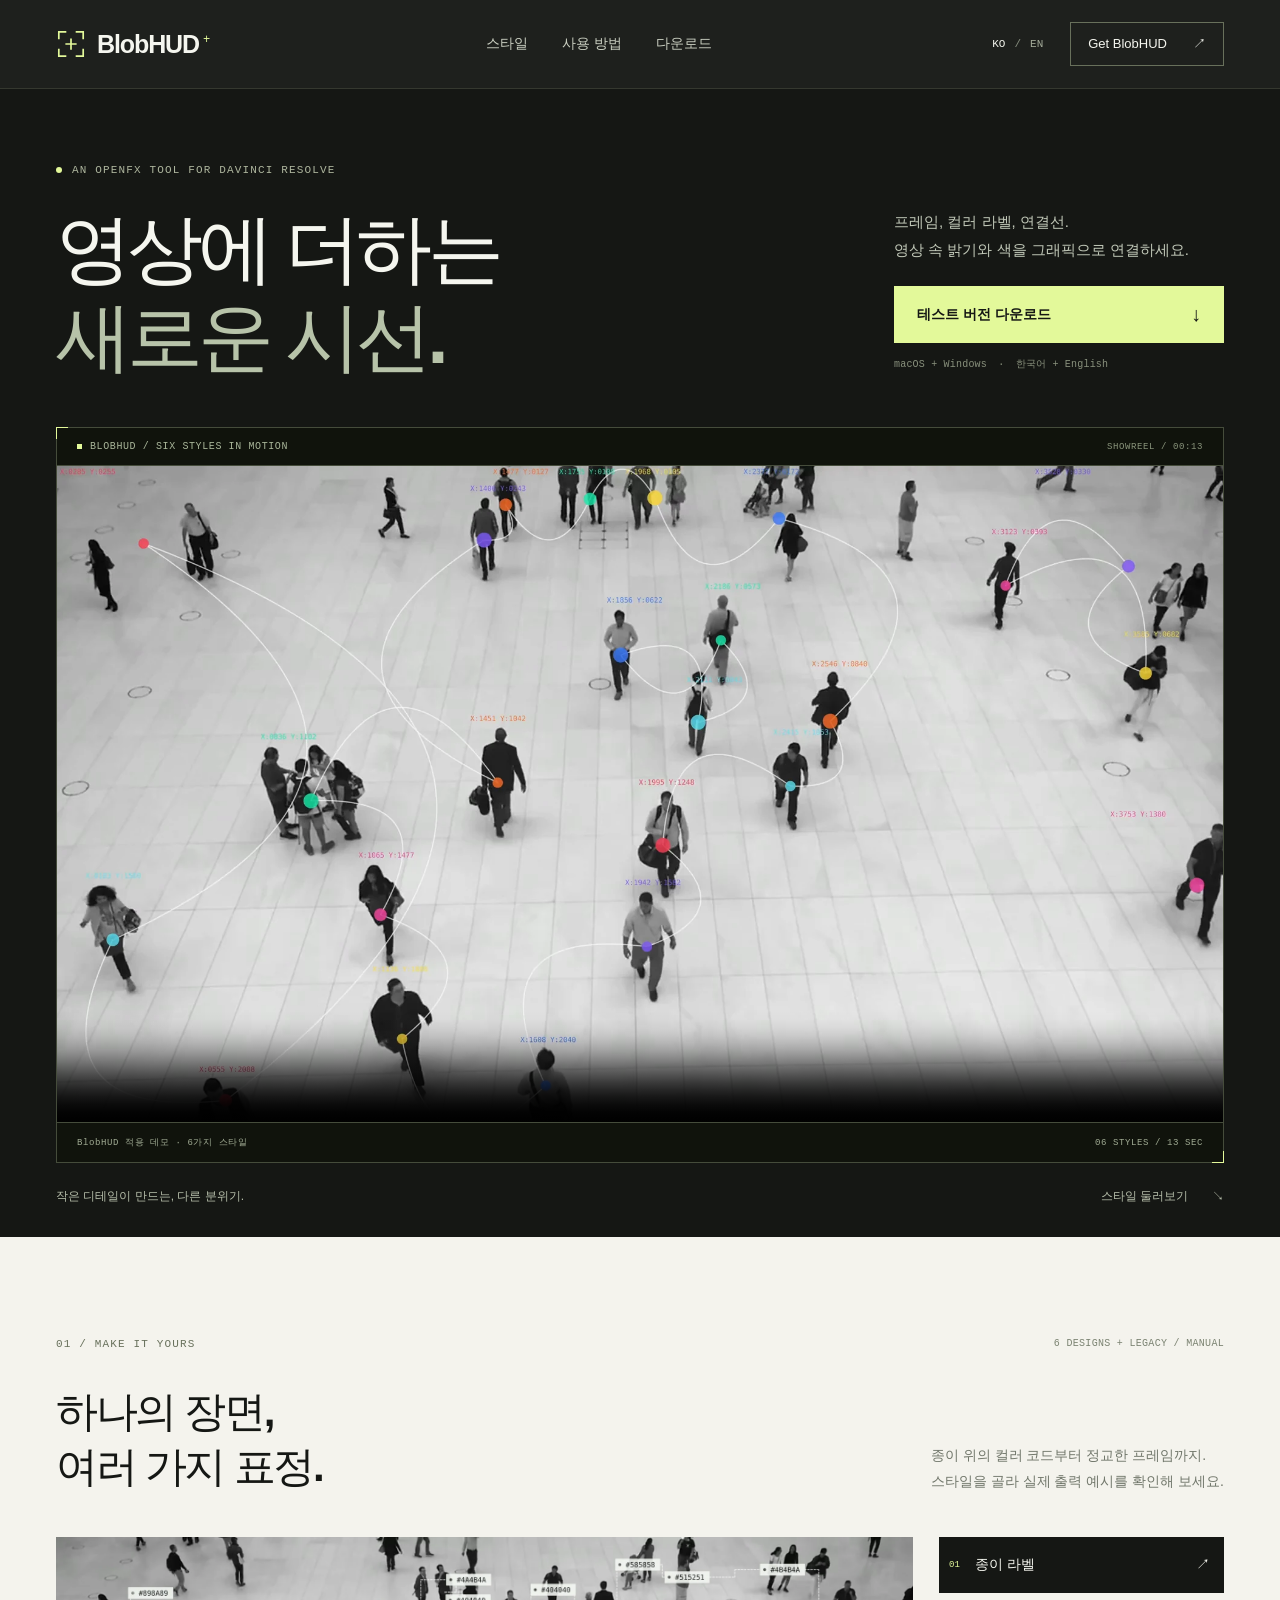
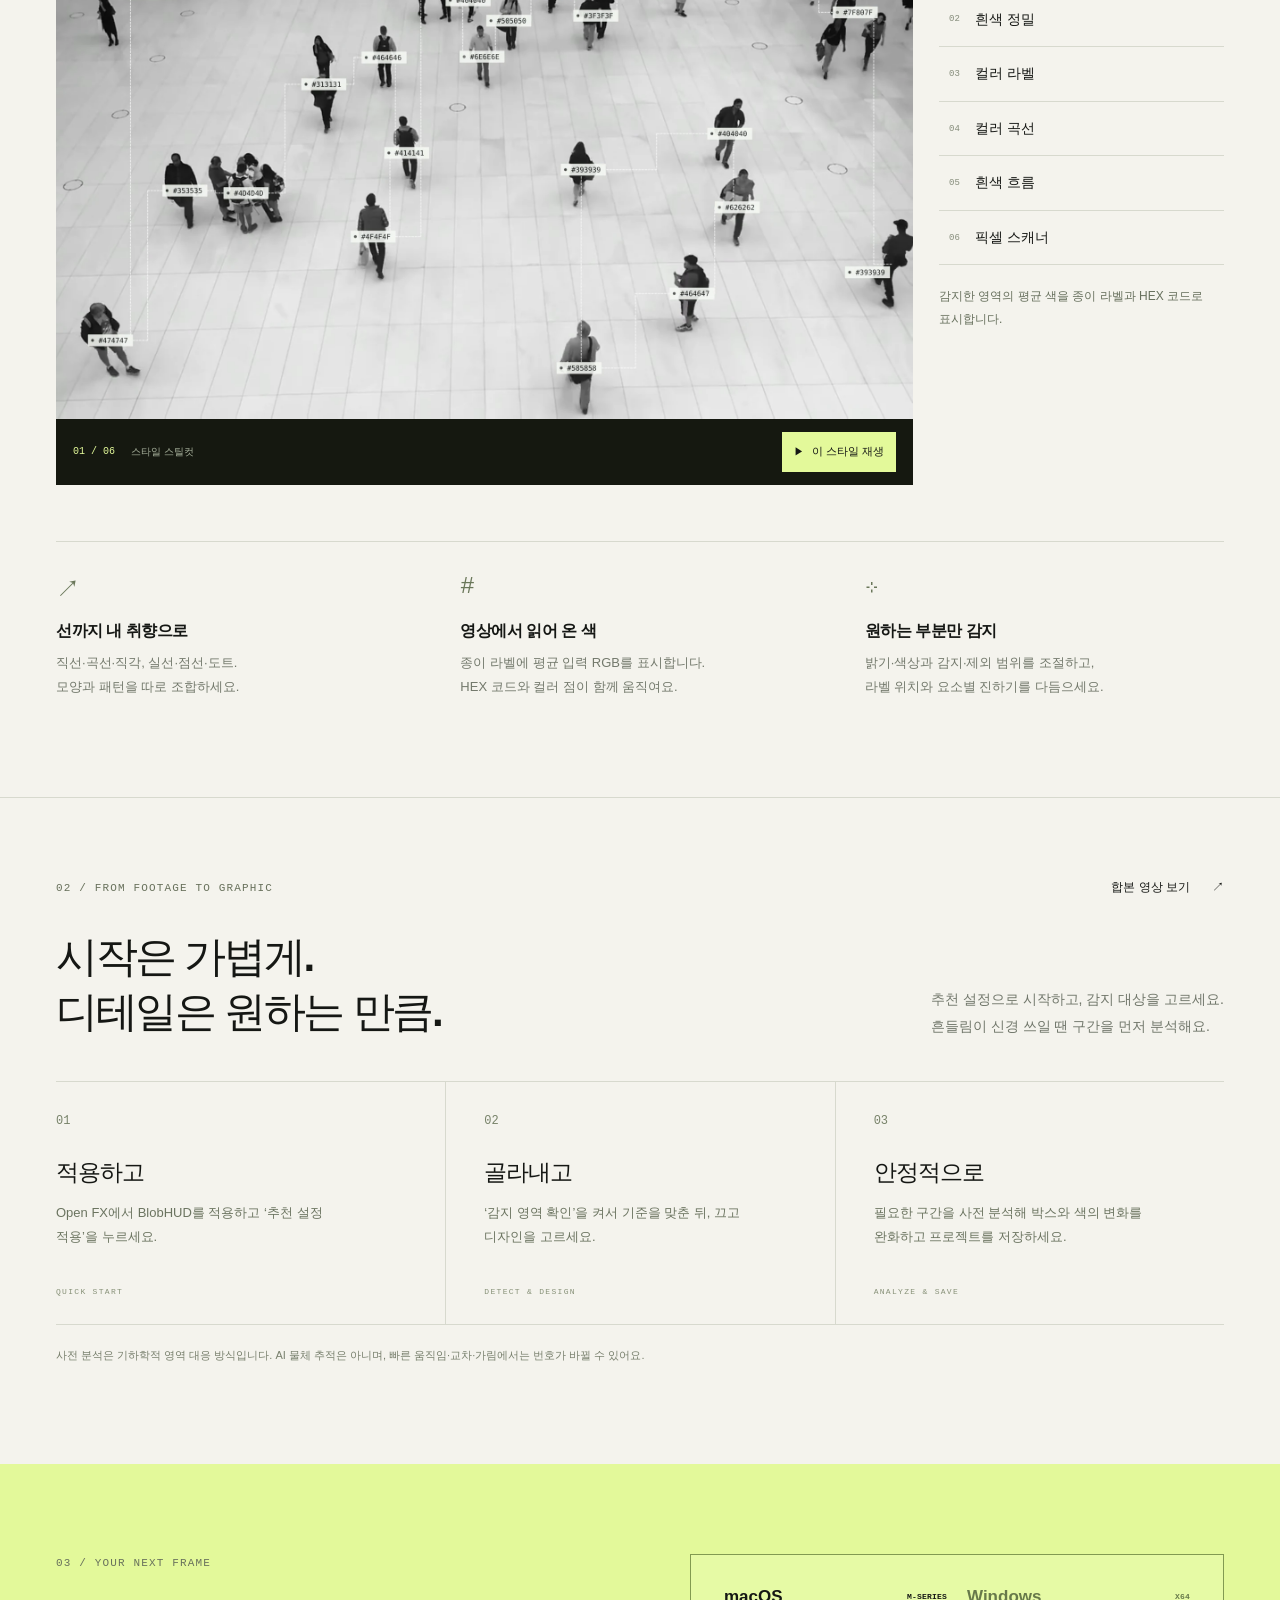
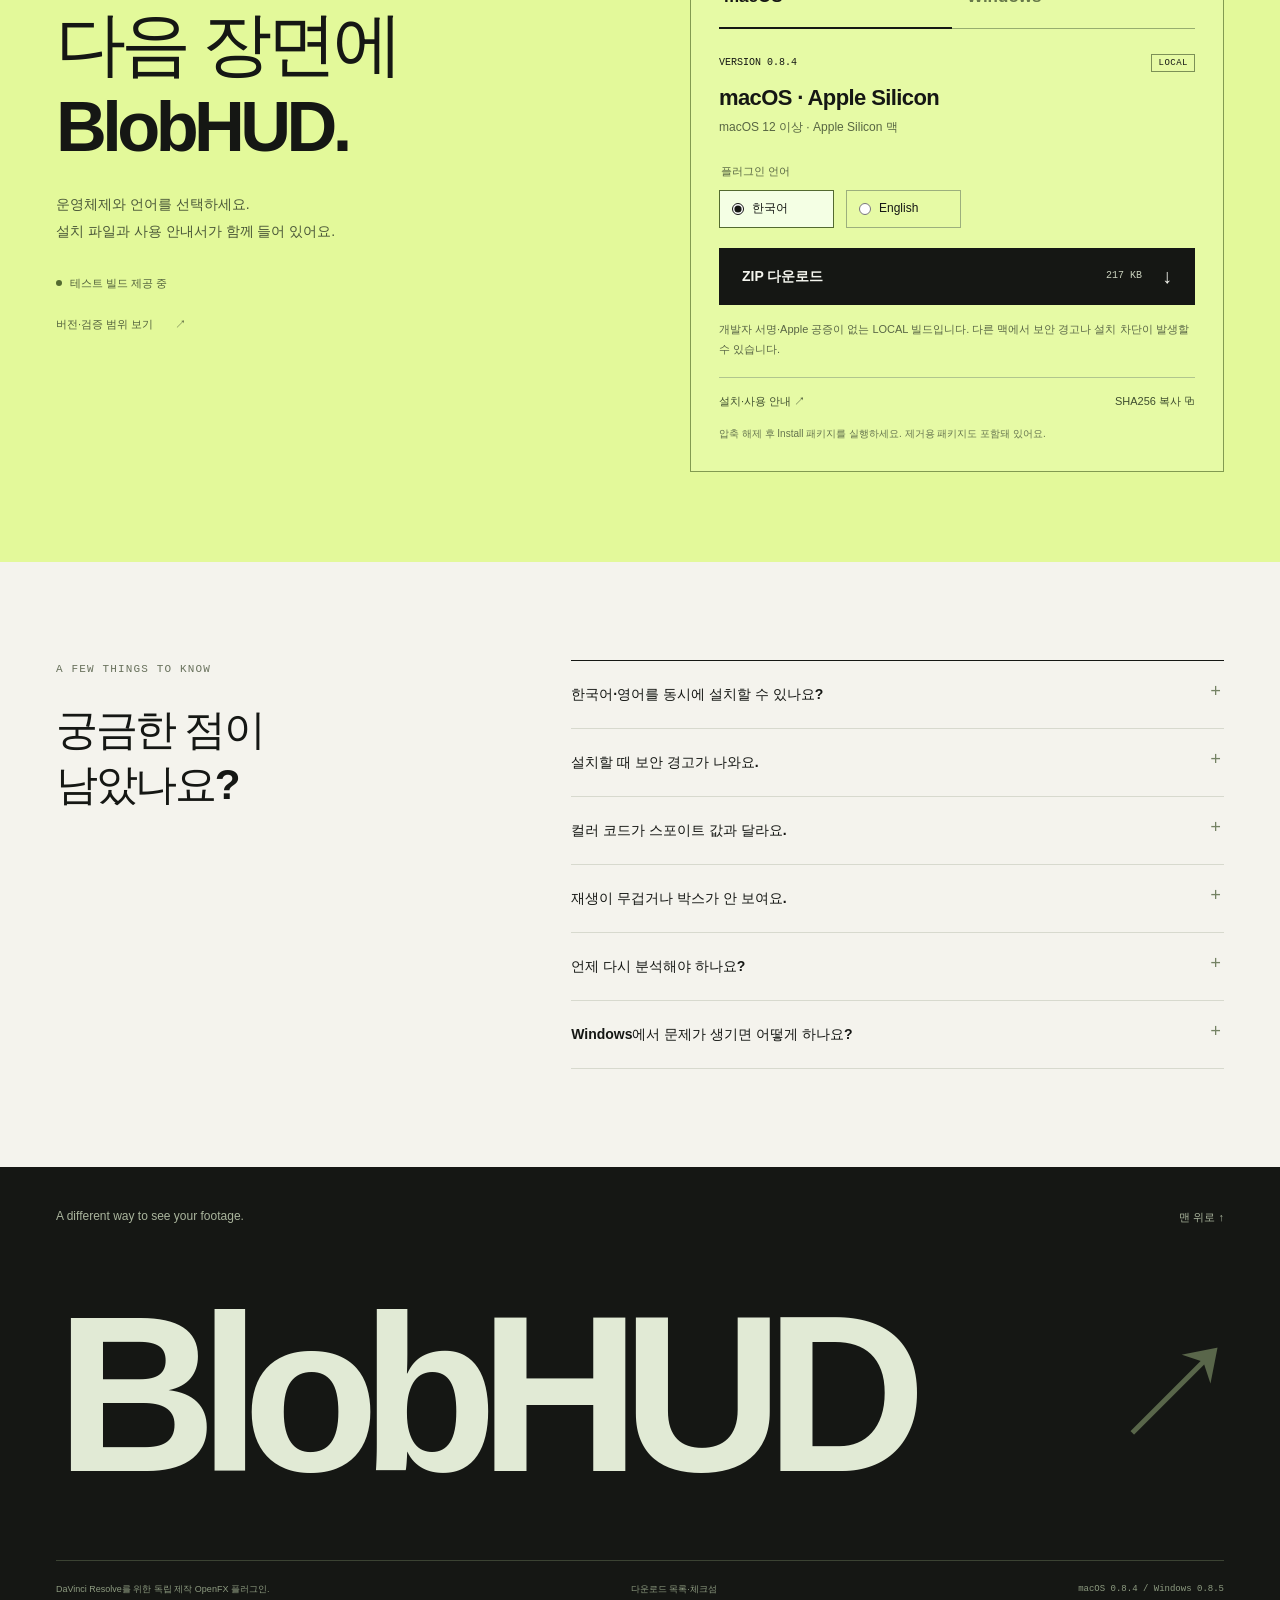
<file: index.html>
<!doctype html>
<html lang="ko">
<head>
<meta charset="utf-8"><meta name="viewport" content="width=device-width,initial-scale=1">
<title>BlobHUD — 영상에 더하는 새로운 시선</title>
<meta name="description" content="DaVinci Resolve를 위한 프레임, HEX 컬러 라벨, 연결선. BlobHUD의 한국어·영어 macOS 및 Windows 테스트 버전을 만나보세요.">
<meta name="theme-color" content="#151714">
<meta property="og:title" content="BlobHUD — A different way to see your footage">
<meta property="og:description" content="Frames, color labels and connections for DaVinci Resolve. macOS + Windows · 한국어 + English.">
<meta property="og:type" content="website">
<meta property="og:url" content="https://soojoon0705-png.github.io">
<meta property="og:image" content="https://soojoon0705-png.github.io/assets/showcase.webp">
<link rel="icon" href="favicon.svg" type="image/svg+xml"><link rel="stylesheet" href="styles.css">
<script src="app.js" defer></script>
</head>
<body>
<a class="skip" href="#main" data-i18n="skip">본문으로 이동</a>
<header class="header"><div class="nav wrap">
<a class="brand" href="#top" aria-label="BlobHUD home"><svg viewBox="0 0 32 32" aria-hidden="true"><path d="M11 3H3v8M21 3h8v8M29 21v8h-8M11 29H3v-8M16 10v12M10 16h12"/></svg><span>BlobHUD<span class="brand-dot">+</span></span></a>
<nav aria-label="Main"><a href="#styles" data-i18n="navStyles">스타일</a><a href="#how" data-i18n="navHow">사용 방법</a><a href="#download" data-i18n="navDownload">다운로드</a></nav>
<div class="nav-end"><div class="language" aria-label="Website language"><button type="button" data-language="ko" aria-pressed="true">KO</button><span>/</span><button type="button" data-language="en" aria-pressed="false">EN</button></div><a class="nav-cta" href="#download"><span data-i18n="getPlugin">Get BlobHUD</span><span aria-hidden="true">↗</span></a></div>
</div></header>
<main id="main">
<section class="hero" id="top"><div class="wrap">
<div class="hero-heading"><div><p class="eyebrow"><span class="live-dot"></span> AN OPENFX TOOL FOR DAVINCI RESOLVE</p><h1><span data-i18n="heroLine1">영상에 더하는</span><br><span class="soft" data-i18n="heroLine2">새로운 시선.</span></h1></div><div class="hero-aside"><p data-i18n="heroDescription">프레임, 컬러 라벨, 연결선.<br>영상 속 밝기와 색을 그래픽으로 연결하세요.</p><a class="button acid" href="#download"><span data-i18n="heroCta">테스트 버전 다운로드</span><span aria-hidden="true">↓</span></a><p class="tiny mono platform-line">macOS + Windows <span>·</span> 한국어 + English</p></div></div>
<div class="hero-viewer"><div class="viewer-bar"><span class="viewer-title"><span class="square-dot"></span> BLOBHUD / SIX STYLES IN MOTION</span><span class="viewer-meta">SHOWREEL / 00:13</span></div><video id="heroVideo" class="hero-video" src="assets/showcase.mp4" poster="assets/showcase.webp" width="1920" height="1080" controls preload="none" playsinline aria-label="사람들이 오가는 장면에 여섯 가지 BlobHUD 스타일을 적용한 합본 데모 영상"><a href="assets/showcase.mp4" data-i18n="videoFallback">영상 파일 열기</a></video><div class="viewer-foot"><span data-i18n="actualCaption">BlobHUD 적용 데모 · 6가지 스타일</span><span class="mono">06 STYLES / 13 SEC</span></div><span class="edge tl" aria-hidden="true"></span><span class="edge br" aria-hidden="true"></span></div>
<div class="hero-bottom"><p data-i18n="heroBottom">작은 디테일이 만드는, 다른 분위기.</p><a href="#styles"><span data-i18n="exploreStyles">스타일 둘러보기</span><span aria-hidden="true">↘</span></a></div>
</div></section>
<section class="styles section" id="styles"><div class="wrap">
<div class="section-top"><p class="eyebrow dark">01 / MAKE IT YOURS</p><span class="mono section-note" data-i18n="sixStyles">6 DESIGNS + LEGACY / MANUAL</span></div>
<div class="section-heading"><h2 data-i18n="stylesTitle">하나의 장면,<br>여러 가지 표정.</h2><p data-i18n="stylesIntro">종이 위의 컬러 코드부터 정교한 프레임까지.<br>스타일을 골라 실제 출력 예시를 확인해 보세요.</p></div>
<div class="style-workbench"><div class="style-preview"><img id="styleImage" src="assets/paper.webp" width="1920" height="1080" loading="lazy" decoding="async" alt="사람들이 오가는 장면에 종이 라벨과 HEX 코드를 적용한 스틸컷"><div class="style-image-caption"><span class="mono" id="styleCounter">01 / 06</span><span data-i18n="actualCaptionShort">스타일 스틸컷</span><button class="preview-play" id="openStyleVideo" type="button" aria-haspopup="dialog" aria-controls="showcaseDialog"><span aria-hidden="true">▶</span><span data-i18n="watchStyle">이 스타일 재생</span></button></div></div><div class="style-choices" aria-label="Design styles">
<button class="style-choice active" data-style="paper" type="button" aria-pressed="true"><span class="style-number">01</span><span data-i18n="paper">종이 라벨</span><span class="style-arrow" aria-hidden="true">↗</span></button>
<button class="style-choice" data-style="technical" type="button" aria-pressed="false"><span class="style-number">02</span><span data-i18n="technical">흰색 정밀</span><span class="style-arrow" aria-hidden="true">↗</span></button>
<button class="style-choice" data-style="tags" type="button" aria-pressed="false"><span class="style-number">03</span><span data-i18n="tags">컬러 라벨</span><span class="style-arrow" aria-hidden="true">↗</span></button>
<button class="style-choice" data-style="orbits" type="button" aria-pressed="false"><span class="style-number">04</span><span data-i18n="orbits">컬러 곡선</span><span class="style-arrow" aria-hidden="true">↗</span></button>
<button class="style-choice" data-style="flow" type="button" aria-pressed="false"><span class="style-number">05</span><span data-i18n="flow">흰색 흐름</span><span class="style-arrow" aria-hidden="true">↗</span></button>
<button class="style-choice" data-style="pixel" type="button" aria-pressed="false"><span class="style-number">06</span><span data-i18n="pixel">픽셀 스캐너</span><span class="style-arrow" aria-hidden="true">↗</span></button>
<p class="style-description" id="styleDescription" aria-live="polite">감지한 영역의 평균 색을 종이 라벨과 HEX 코드로 표시합니다.</p>
</div></div>
<div class="details-row"><div><span class="detail-icon" aria-hidden="true">↗</span><h3 data-i18n="detail1Title">선까지 내 취향으로</h3><p data-i18n="detail1Body">직선·곡선·직각, 실선·점선·도트.<br>모양과 패턴을 따로 조합하세요.</p></div><div><span class="detail-icon" aria-hidden="true">#</span><h3 data-i18n="detail2Title">영상에서 읽어 온 색</h3><p data-i18n="detail2Body">종이 라벨에 평균 입력 RGB를 표시합니다.<br>HEX 코드와 컬러 점이 함께 움직여요.</p></div><div><span class="detail-icon" aria-hidden="true">⊹</span><h3 data-i18n="detail3Title">원하는 부분만 감지</h3><p data-i18n="detail3Body">밝기·색상과 감지·제외 범위를 조절하고,<br>라벨 위치와 요소별 진하기를 다듬으세요.</p></div></div>
</div></section>
<section class="how section" id="how"><div class="wrap"><div class="section-top"><p class="eyebrow dark">02 / FROM FOOTAGE TO GRAPHIC</p><button class="text-link" id="openShowcase" type="button" aria-haspopup="dialog" aria-controls="showcaseDialog"><span data-i18n="watchShowcase">합본 영상 보기</span><span aria-hidden="true">↗</span></button></div><div class="section-heading"><h2 data-i18n="howTitle">시작은 가볍게.<br>디테일은 원하는 만큼.</h2><p data-i18n="howIntro">추천 설정으로 시작하고, 감지 대상을 고르세요.<br>흔들림이 신경 쓰일 땐 구간을 먼저 분석해요.</p></div><div class="steps"><article><span class="step-num mono">01</span><h3 data-i18n="step1Title">적용하고</h3><p data-i18n="step1Body">Open FX에서 BlobHUD를 적용하고 ‘추천 설정 적용’을 누르세요.</p><span class="step-tag mono">QUICK START</span></article><article><span class="step-num mono">02</span><h3 data-i18n="step2Title">골라내고</h3><p data-i18n="step2Body">‘감지 영역 확인’을 켜서 기준을 맞춘 뒤, 끄고 디자인을 고르세요.</p><span class="step-tag mono">DETECT & DESIGN</span></article><article><span class="step-num mono">03</span><h3 data-i18n="step3Title">안정적으로</h3><p data-i18n="step3Body">필요한 구간을 사전 분석해 박스와 색의 변화를 완화하고 프로젝트를 저장하세요.</p><span class="step-tag mono">ANALYZE & SAVE</span></article></div><p class="honest-note" data-i18n="analysisNote">사전 분석은 기하학적 영역 대응 방식입니다. AI 물체 추적은 아니며, 빠른 움직임·교차·가림에서는 번호가 바뀔 수 있어요.</p></div></section>
<section class="download section" id="download"><div class="wrap download-grid"><div class="download-heading"><p class="eyebrow dark">03 / YOUR NEXT FRAME</p><h2 data-i18n="downloadTitle">다음 장면에<br>BlobHUD.</h2><p class="download-intro" data-i18n="downloadIntro">운영체제와 언어를 선택하세요.<br>설치 파일과 사용 안내서가 함께 들어 있어요.</p><div class="download-status"><span class="live-dot dark-dot"></span><span data-i18n="releaseStatus">테스트 빌드 제공 중</span></div><button class="text-link" type="button" id="openReleases"><span data-i18n="releaseDetails">버전·검증 범위 보기</span><span aria-hidden="true">↗</span></button></div><div class="download-picker">
<div class="platform-picker" role="tablist" aria-label="Operating system"><button id="tabMac" type="button" role="tab" aria-selected="true" aria-controls="downloadPanel" data-platform="macOS">macOS <span class="mono">M-SERIES</span></button><button id="tabWindows" type="button" role="tab" aria-selected="false" aria-controls="downloadPanel" data-platform="Windows" tabindex="-1">Windows <span class="mono">X64</span></button></div>
<div id="downloadPanel" role="tabpanel" aria-labelledby="tabMac"><div class="package-meta"><span class="mono" id="packageVersion">VERSION 0.8.4</span><span class="build-badge" id="buildBadge">LOCAL</span></div><h3 id="platformTitle">macOS · Apple Silicon</h3><p class="requirements" id="platformRequirements">macOS 12 이상 · Apple Silicon 맥</p><fieldset><legend data-i18n="packageLanguage">플러그인 언어</legend><label><input type="radio" name="packageLanguage" value="KO" checked><span>한국어</span></label><label><input type="radio" name="packageLanguage" value="EN"><span>English</span></label></fieldset>
<a class="button black download-button" id="downloadLink" href="downloads/BlobHUD_0.8.4_macOS_KO_LOCAL.zip" download><span data-i18n="downloadZip">ZIP 다운로드</span><span class="mono" id="downloadSize">217 KB</span><span aria-hidden="true">↓</span></a><p class="package-notice" id="packageNotice">개발자 서명·Apple 공증이 없는 LOCAL 빌드입니다. 다른 맥에서 보안 경고나 설치 차단이 발생할 수 있습니다.</p><div class="download-links"><a id="guideLink" href="guides/macOS_KO.html" target="_blank" rel="noopener"><span data-i18n="installationGuide">설치·사용 안내</span> ↗</a><button id="copyChecksum" type="button"><span data-i18n="copyHash">SHA256 복사</span><span aria-hidden="true"> ⧉</span></button></div><p class="download-footnote" id="downloadFootnote">압축 해제 후 Install 패키지를 실행하세요. 제거용 패키지도 포함돼 있어요.</p></div>
</div></div></section>
<section class="faq section" id="help"><div class="wrap faq-grid"><div><p class="eyebrow dark">A FEW THINGS TO KNOW</p><h2 data-i18n="faqTitle">궁금한 점이<br>남았나요?</h2></div><div class="faq-list">
<details><summary data-i18n="faq1Q">한국어·영어를 동시에 설치할 수 있나요?</summary><p data-i18n="faq1A">한 번에 한 언어만 설치합니다. 다른 언어의 같은 버전을 설치하면 기존 플러그인을 교체하며, 설정 ID와 저장 분석 형식은 공유합니다. 중요한 프로젝트는 사본을 저장하고 확인해 주세요.</p></details>
<details><summary data-i18n="faq2Q">설치할 때 보안 경고가 나와요.</summary><p data-i18n="faq2A">현재 맥 파일은 개발자 서명·Apple 공증이 없고, Windows 파일도 코드 서명이 없습니다. 보안 경고나 차단이 생길 수 있습니다. 운영체제의 보안 기능을 일괄 해제하지 마세요.</p></details>
<details><summary data-i18n="faq3Q">컬러 코드가 스포이트 값과 달라요.</summary><p data-i18n="faq3A">종이 라벨은 감지 영역의 평균 입력 RGB를 표시합니다. 자동 색 공간 변환은 없으며, 표시 변환 뒤의 값과 다를 수 있어요. 저장 분석에서는 색상 평활화도 적용될 수 있습니다.</p></details>
<details><summary data-i18n="faq4Q">재생이 무겁거나 박스가 안 보여요.</summary><p data-i18n="faq4A">박스가 없으면 자동 감지와 감지 영역 확인을 켜서 밝기·색·면적 기준을 맞춰 보세요. 재생이 무거우면 표시 개수와 연결 수를 줄이거나 1/2·1/4 재생 해상도를 사용하세요. 최종 출력은 원래 해상도로 확인합니다.</p></details>
<details><summary data-i18n="faq5Q">언제 다시 분석해야 하나요?</summary><p data-i18n="faq5A">감지·안정화 설정, 원본 영상, 속도·리타임 또는 상위 효과·색보정을 바꾼 뒤 다시 분석하세요. 연결 대상 유지를 켠 상태에서 거리·연결 수를 바꿔도 재분석해야 합니다. 스타일·라벨 배치·선 패턴은 바로 바꿀 수 있어요.</p></details>
<details><summary data-i18n="faq6Q">Windows에서 문제가 생기면 어떻게 하나요?</summary><p data-i18n="faq6A">ZIP 전체를 압축 해제하고 Run_Checks.cmd를 실행하세요. 실패하면 설치를 멈추고 생성된 Check_Result.txt를 제작자에게 전달해 주세요. 개발 도구나 관리자 권한 없이 임시 폴더에서 검사합니다.</p></details>
</div></div></section>
</main>
<footer><div class="wrap"><div class="footer-top"><p data-i18n="footerLine">A different way to see your footage.</p><a href="#top"><span data-i18n="backTop">맨 위로</span> ↑</a></div><div class="footer-wordmark" aria-hidden="true">BlobHUD<span>↗</span></div><div class="footer-bottom"><span data-i18n="independent">DaVinci Resolve를 위한 독립 제작 OpenFX 플러그인.</span><a href="downloads/releases.json" target="_blank" rel="noopener" data-i18n="downloadManifest">다운로드 목록·체크섬</a><span class="mono">macOS 0.8.4 / Windows 0.8.5</span></div></div></footer>
<dialog id="showcaseDialog" aria-labelledby="showcaseTitle"><div class="dialog-top"><h2 id="showcaseTitle">6가지 스타일 · 합본 데모</h2><button class="dialog-close" type="button" data-close aria-label="Close">×</button></div><video id="showcaseVideo" controls preload="none" poster="assets/showcase.webp" playsinline aria-label="BlobHUD 데모 영상"></video><p id="showcaseCaption">같은 장면에 여섯 가지 BlobHUD 스타일을 적용한 합본 영상입니다.</p><a class="text-link video-file-link" id="demoVideoLink" href="assets/showcase.mp4" target="_blank" rel="noopener"><span data-i18n="videoFallback">영상 파일 열기</span> ↗</a></dialog>
<dialog id="releasesDialog" aria-labelledby="releasesTitle"><div class="dialog-top"><h2 id="releasesTitle" data-i18n="releaseDetails">버전·검증 범위 보기</h2><button class="dialog-close" type="button" data-close aria-label="Close">×</button></div><div class="release-entry"><span class="mono">macOS · 0.8.4 · LOCAL</span><h3 data-i18n="macReleaseTitle">한국어·영어 패키지</h3><p data-i18n="macReleaseBody">Apple Silicon용 설치·제거 패키지입니다. 사용자 맥에서 생성·설치와 영어판 동작이 확인됐습니다. 모든 맥·Resolve 버전에서의 동작을 보장하지 않으며 개발자 서명·공증은 없습니다.</p></div><div class="release-entry"><span class="mono">Windows · 0.8.5 · TEST</span><h3 data-i18n="winReleaseTitle">첫 Windows x64 테스트 빌드</h3><p data-i18n="winReleaseBody">사용자 Windows 환경에서 동작 확인을 받았습니다. 배포 파일 구조·무결성 검사를 수행했으며, 검사 도구가 포함돼 있습니다. 설치·제거·UAC와 모든 Resolve 버전에 대한 검증은 완료되지 않았습니다. 코드 서명은 없습니다.</p></div><p class="release-note" data-i18n="priceNote">BlobHUD는 무료로 배포합니다. 운영체제와 언어에 맞는 테스트 빌드를 선택해 주세요.</p></dialog>
<div class="toast" id="toast" role="status" aria-live="polite"></div>
<noscript><p class="noscript">언어·운영체제 선택에는 JavaScript가 필요합니다. <a href="downloads/releases.json">모든 다운로드 파일 목록</a>을 확인하세요.</p></noscript>
</body></html>
</file>
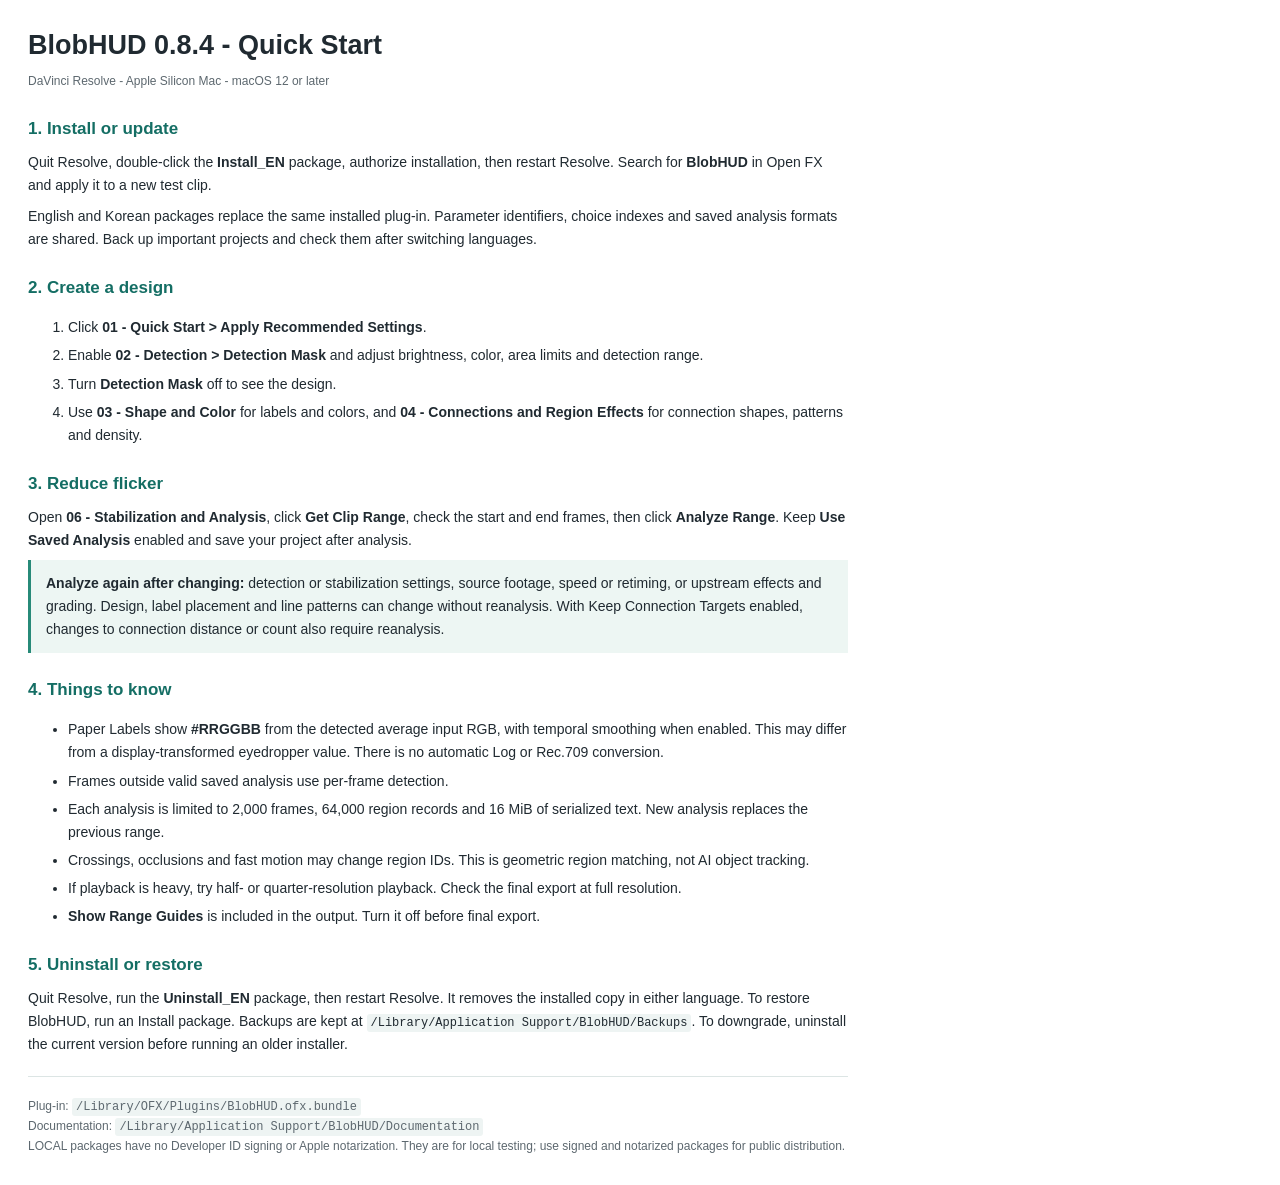
<file: guides/macOS_EN.html>
<!doctype html><html lang="en"><head><meta charset="utf-8"><title>BlobHUD · 0.8.4</title><style>
body{font:14px/1.65 -apple-system,BlinkMacSystemFont,"Apple SD Gothic Neo",sans-serif;color:#202a31;background:#fff;margin:28px;max-width:820px}h1{font-size:27px;line-height:1.3;margin:0 0 9px}h2{font-size:17px;margin:23px 0 8px;color:#146e64}p{margin:8px 0}li{margin:5px 0}code{font:12px/1.5 Menlo,monospace;background:#eef4f3;padding:2px 4px;border-radius:3px;overflow-wrap:anywhere}.note{padding:12px 15px;background:#edf6f3;border-left:3px solid #278a78}.small{font-size:12px;color:#5d686f}hr{border:0;border-top:1px solid #dce5e4;margin:20px 0}@media print{body{font-size:10.5pt;margin:16mm;max-width:none}h1{font-size:20pt}h2{font-size:13pt;margin-top:14px}.note{padding:7px 11px}}
</style></head><body><h1>BlobHUD 0.8.4 - Quick Start</h1><p class="small">DaVinci Resolve - Apple Silicon Mac - macOS 12 or later</p><h2>1. Install or update</h2><p>Quit Resolve, double-click the <strong>Install_EN</strong> package, authorize installation, then restart Resolve. Search for <strong>BlobHUD</strong> in Open FX and apply it to a new test clip.</p><p>English and Korean packages replace the same installed plug-in. Parameter identifiers, choice indexes and saved analysis formats are shared. Back up important projects and check them after switching languages.</p><h2>2. Create a design</h2><ol><li>Click <strong>01 - Quick Start &gt; Apply Recommended Settings</strong>.</li><li>Enable <strong>02 - Detection &gt; Detection Mask</strong> and adjust brightness, color, area limits and detection range.</li><li>Turn <strong>Detection Mask</strong> off to see the design.</li><li>Use <strong>03 - Shape and Color</strong> for labels and colors, and <strong>04 - Connections and Region Effects</strong> for connection shapes, patterns and density.</li></ol><h2>3. Reduce flicker</h2><p>Open <strong>06 - Stabilization and Analysis</strong>, click <strong>Get Clip Range</strong>, check the start and end frames, then click <strong>Analyze Range</strong>. Keep <strong>Use Saved Analysis</strong> enabled and save your project after analysis.</p><p class="note"><strong>Analyze again after changing:</strong> detection or stabilization settings, source footage, speed or retiming, or upstream effects and grading. Design, label placement and line patterns can change without reanalysis. With Keep Connection Targets enabled, changes to connection distance or count also require reanalysis.</p><h2>4. Things to know</h2><ul><li>Paper Labels show <strong>#RRGGBB</strong> from the detected average input RGB, with temporal smoothing when enabled. This may differ from a display-transformed eyedropper value. There is no automatic Log or Rec.709 conversion.</li><li>Frames outside valid saved analysis use per-frame detection.</li><li>Each analysis is limited to 2,000 frames, 64,000 region records and 16 MiB of serialized text. New analysis replaces the previous range.</li><li>Crossings, occlusions and fast motion may change region IDs. This is geometric region matching, not AI object tracking.</li><li>If playback is heavy, try half- or quarter-resolution playback. Check the final export at full resolution.</li><li><strong>Show Range Guides</strong> is included in the output. Turn it off before final export.</li></ul><h2>5. Uninstall or restore</h2><p>Quit Resolve, run the <strong>Uninstall_EN</strong> package, then restart Resolve. It removes the installed copy in either language. To restore BlobHUD, run an Install package. Backups are kept at <code>/Library/Application Support/BlobHUD/Backups</code>. To downgrade, uninstall the current version before running an older installer.</p><hr><p class="small">Plug-in: <code>/Library/OFX/Plugins/BlobHUD.ofx.bundle</code><br>Documentation: <code>/Library/Application Support/BlobHUD/Documentation</code><br>LOCAL packages have no Developer ID signing or Apple notarization. They are for local testing; use signed and notarized packages for public distribution.</p></body></html>
</file>
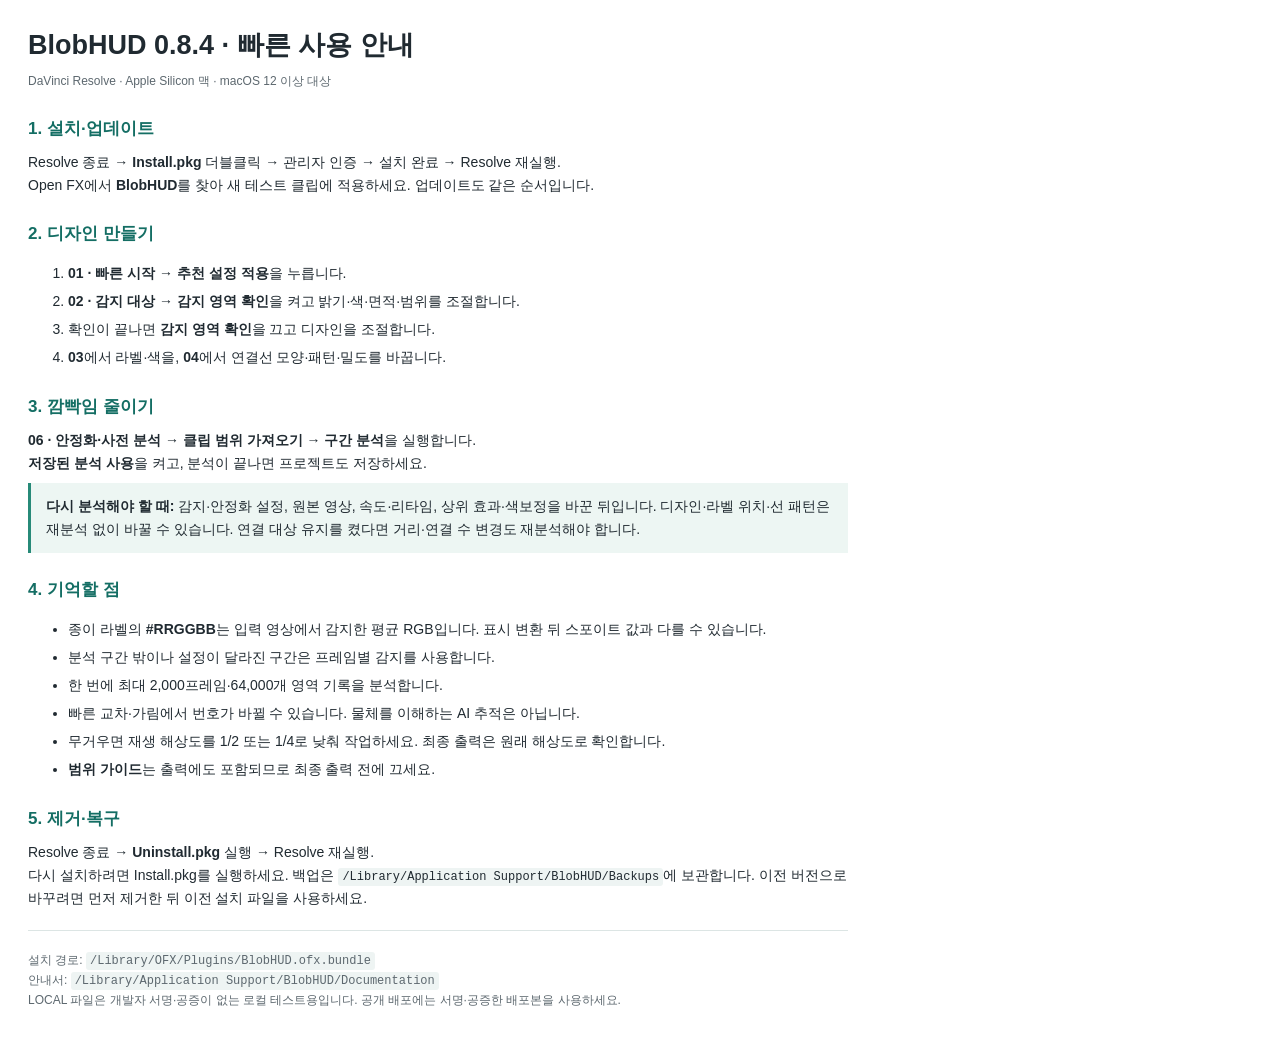
<file: guides/macOS_KO.html>
<!doctype html><html lang="ko"><head><meta charset="utf-8"><title>BlobHUD · 0.8.4</title><style>
body{font:14px/1.65 -apple-system,BlinkMacSystemFont,"Apple SD Gothic Neo",sans-serif;color:#202a31;background:#fff;margin:28px;max-width:820px}h1{font-size:27px;line-height:1.3;margin:0 0 9px}h2{font-size:17px;margin:23px 0 8px;color:#146e64}p{margin:8px 0}li{margin:5px 0}code{font:12px/1.5 Menlo,monospace;background:#eef4f3;padding:2px 4px;border-radius:3px;overflow-wrap:anywhere}.note{padding:12px 15px;background:#edf6f3;border-left:3px solid #278a78}.small{font-size:12px;color:#5d686f}hr{border:0;border-top:1px solid #dce5e4;margin:20px 0}@media print{body{font-size:10.5pt;margin:16mm;max-width:none}h1{font-size:20pt}h2{font-size:13pt;margin-top:14px}.note{padding:7px 11px}}
</style></head><body><h1>BlobHUD 0.8.4 · 빠른 사용 안내</h1><p class="small">DaVinci Resolve · Apple Silicon 맥 · macOS 12 이상 대상</p><h2>1. 설치·업데이트</h2><p>Resolve 종료 → <strong>Install.pkg</strong> 더블클릭 → 관리자 인증 → 설치 완료 → Resolve 재실행.<br>Open FX에서 <strong>BlobHUD</strong>를 찾아 새 테스트 클립에 적용하세요. 업데이트도 같은 순서입니다.</p><h2>2. 디자인 만들기</h2><ol><li><strong>01 · 빠른 시작 → 추천 설정 적용</strong>을 누릅니다.</li><li><strong>02 · 감지 대상 → 감지 영역 확인</strong>을 켜고 밝기·색·면적·범위를 조절합니다.</li><li>확인이 끝나면 <strong>감지 영역 확인</strong>을 끄고 디자인을 조절합니다.</li><li><strong>03</strong>에서 라벨·색을, <strong>04</strong>에서 연결선 모양·패턴·밀도를 바꿉니다.</li></ol><h2>3. 깜빡임 줄이기</h2><p><strong>06 · 안정화·사전 분석 → 클립 범위 가져오기 → 구간 분석</strong>을 실행합니다.<br><strong>저장된 분석 사용</strong>을 켜고, 분석이 끝나면 프로젝트도 저장하세요.</p><p class="note"><strong>다시 분석해야 할 때:</strong> 감지·안정화 설정, 원본 영상, 속도·리타임, 상위 효과·색보정을 바꾼 뒤입니다. 디자인·라벨 위치·선 패턴은 재분석 없이 바꿀 수 있습니다. 연결 대상 유지를 켰다면 거리·연결 수 변경도 재분석해야 합니다.</p><h2>4. 기억할 점</h2><ul><li>종이 라벨의 <strong>#RRGGBB</strong>는 입력 영상에서 감지한 평균 RGB입니다. 표시 변환 뒤 스포이트 값과 다를 수 있습니다.</li><li>분석 구간 밖이나 설정이 달라진 구간은 프레임별 감지를 사용합니다.</li><li>한 번에 최대 2,000프레임·64,000개 영역 기록을 분석합니다.</li><li>빠른 교차·가림에서 번호가 바뀔 수 있습니다. 물체를 이해하는 AI 추적은 아닙니다.</li><li>무거우면 재생 해상도를 1/2 또는 1/4로 낮춰 작업하세요. 최종 출력은 원래 해상도로 확인합니다.</li><li><strong>범위 가이드</strong>는 출력에도 포함되므로 최종 출력 전에 끄세요.</li></ul><h2>5. 제거·복구</h2><p>Resolve 종료 → <strong>Uninstall.pkg</strong> 실행 → Resolve 재실행.<br>다시 설치하려면 Install.pkg를 실행하세요. 백업은 <code>/Library/Application Support/BlobHUD/Backups</code>에 보관합니다. 이전 버전으로 바꾸려면 먼저 제거한 뒤 이전 설치 파일을 사용하세요.</p><hr><p class="small">설치 경로: <code>/Library/OFX/Plugins/BlobHUD.ofx.bundle</code><br>안내서: <code>/Library/Application Support/BlobHUD/Documentation</code><br>LOCAL 파일은 개발자 서명·공증이 없는 로컬 테스트용입니다. 공개 배포에는 서명·공증한 배포본을 사용하세요.</p></body></html>
</file>
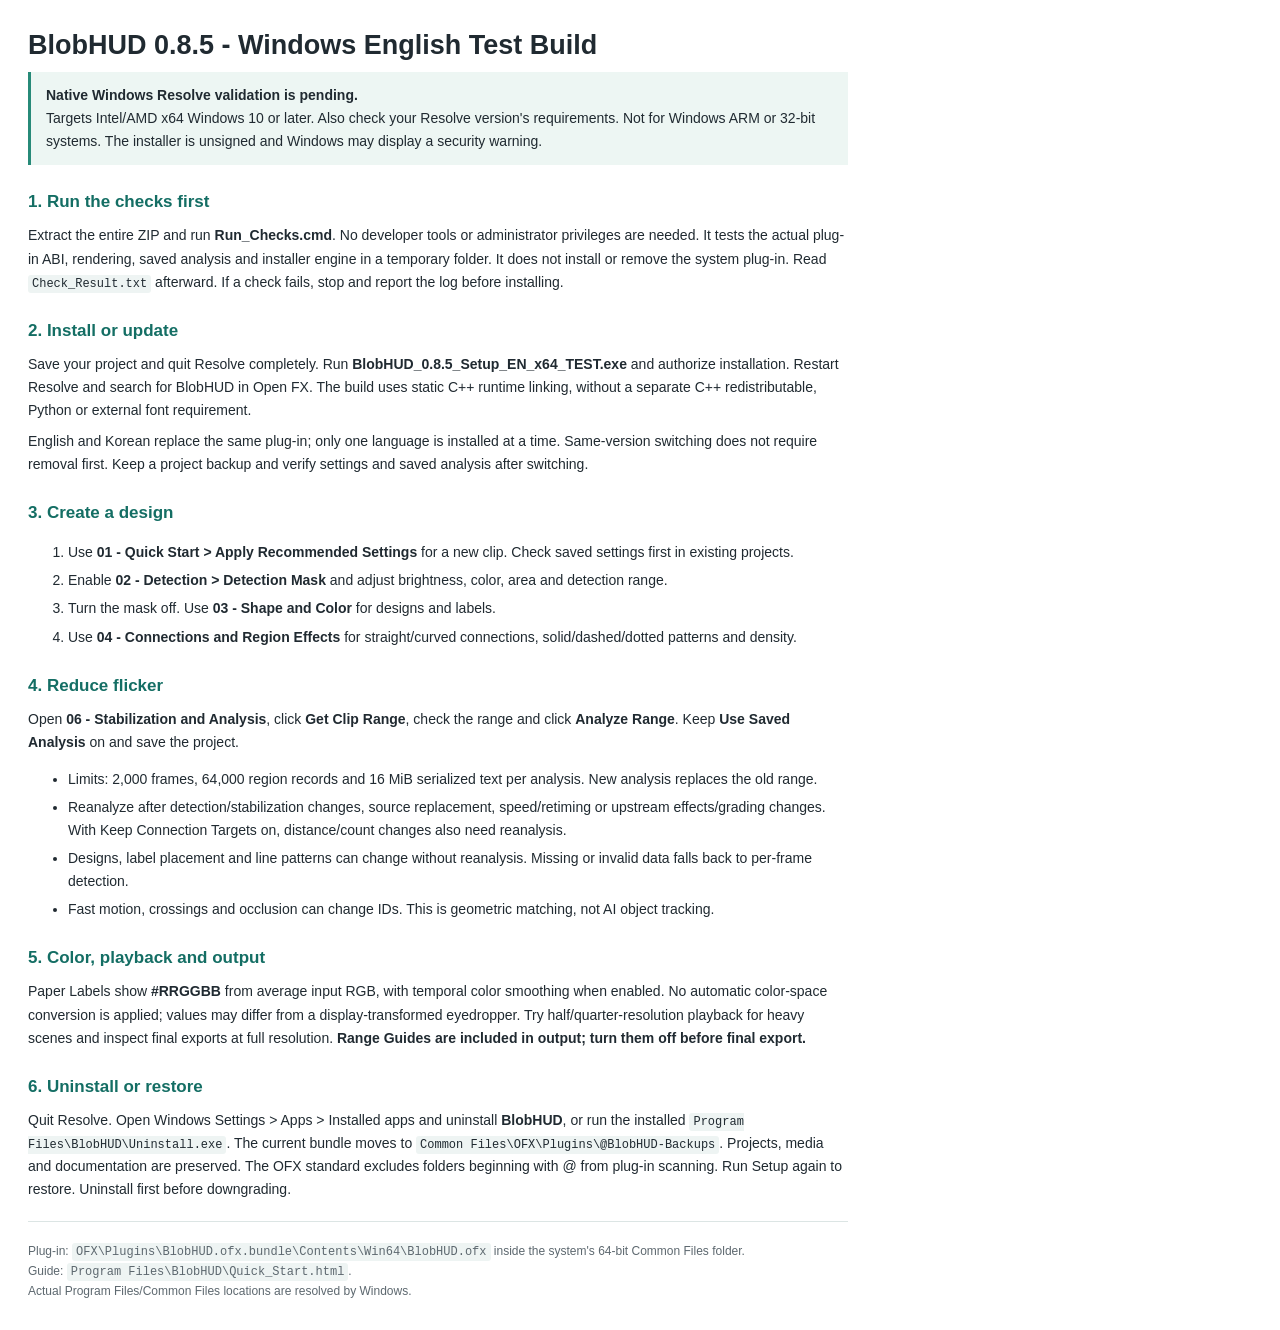
<file: guides/Windows_EN.html>
<!doctype html><html lang="en"><head><meta charset="utf-8"><title>BlobHUD · 0.8.5</title><style>
body{font:14px/1.65 -apple-system,BlinkMacSystemFont,"Apple SD Gothic Neo",sans-serif;color:#202a31;background:#fff;margin:28px;max-width:820px}h1{font-size:27px;line-height:1.3;margin:0 0 9px}h2{font-size:17px;margin:23px 0 8px;color:#146e64}p{margin:8px 0}li{margin:5px 0}code{font:12px/1.5 Menlo,monospace;background:#eef4f3;padding:2px 4px;border-radius:3px;overflow-wrap:anywhere}.note{padding:12px 15px;background:#edf6f3;border-left:3px solid #278a78}.small{font-size:12px;color:#5d686f}hr{border:0;border-top:1px solid #dce5e4;margin:20px 0}@media print{body{font-size:10.5pt;margin:16mm;max-width:none}h1{font-size:20pt}h2{font-size:13pt;margin-top:14px}.note{padding:7px 11px}}
</style></head><body><h1>BlobHUD 0.8.5 - Windows English Test Build</h1><p class="note"><strong>Native Windows Resolve validation is pending.</strong><br>Targets Intel/AMD x64 Windows 10 or later. Also check your Resolve version's requirements. Not for Windows ARM or 32-bit systems. The installer is unsigned and Windows may display a security warning.</p><h2>1. Run the checks first</h2><p>Extract the entire ZIP and run <strong>Run_Checks.cmd</strong>. No developer tools or administrator privileges are needed. It tests the actual plug-in ABI, rendering, saved analysis and installer engine in a temporary folder. It does not install or remove the system plug-in. Read <code>Check_Result.txt</code> afterward. If a check fails, stop and report the log before installing.</p><h2>2. Install or update</h2><p>Save your project and quit Resolve completely. Run <strong>BlobHUD_0.8.5_Setup_EN_x64_TEST.exe</strong> and authorize installation. Restart Resolve and search for BlobHUD in Open FX. The build uses static C++ runtime linking, without a separate C++ redistributable, Python or external font requirement.</p><p>English and Korean replace the same plug-in; only one language is installed at a time. Same-version switching does not require removal first. Keep a project backup and verify settings and saved analysis after switching.</p><h2>3. Create a design</h2><ol><li>Use <strong>01 - Quick Start &gt; Apply Recommended Settings</strong> for a new clip. Check saved settings first in existing projects.</li><li>Enable <strong>02 - Detection &gt; Detection Mask</strong> and adjust brightness, color, area and detection range.</li><li>Turn the mask off. Use <strong>03 - Shape and Color</strong> for designs and labels.</li><li>Use <strong>04 - Connections and Region Effects</strong> for straight/curved connections, solid/dashed/dotted patterns and density.</li></ol><h2>4. Reduce flicker</h2><p>Open <strong>06 - Stabilization and Analysis</strong>, click <strong>Get Clip Range</strong>, check the range and click <strong>Analyze Range</strong>. Keep <strong>Use Saved Analysis</strong> on and save the project.</p><ul><li>Limits: 2,000 frames, 64,000 region records and 16 MiB serialized text per analysis. New analysis replaces the old range.</li><li>Reanalyze after detection/stabilization changes, source replacement, speed/retiming or upstream effects/grading changes. With Keep Connection Targets on, distance/count changes also need reanalysis.</li><li>Designs, label placement and line patterns can change without reanalysis. Missing or invalid data falls back to per-frame detection.</li><li>Fast motion, crossings and occlusion can change IDs. This is geometric matching, not AI object tracking.</li></ul><h2>5. Color, playback and output</h2><p>Paper Labels show <strong>#RRGGBB</strong> from average input RGB, with temporal color smoothing when enabled. No automatic color-space conversion is applied; values may differ from a display-transformed eyedropper. Try half/quarter-resolution playback for heavy scenes and inspect final exports at full resolution. <strong>Range Guides are included in output; turn them off before final export.</strong></p><h2>6. Uninstall or restore</h2><p>Quit Resolve. Open Windows Settings &gt; Apps &gt; Installed apps and uninstall <strong>BlobHUD</strong>, or run the installed <code>Program Files\BlobHUD\Uninstall.exe</code>. The current bundle moves to <code>Common Files\OFX\Plugins\@BlobHUD-Backups</code>. Projects, media and documentation are preserved. The OFX standard excludes folders beginning with @ from plug-in scanning. Run Setup again to restore. Uninstall first before downgrading.</p><hr><p class="small">Plug-in: <code>OFX\Plugins\BlobHUD.ofx.bundle\Contents\Win64\BlobHUD.ofx</code> inside the system's 64-bit Common Files folder.<br>Guide: <code>Program Files\BlobHUD\Quick_Start.html</code>.<br>Actual Program Files/Common Files locations are resolved by Windows.</p></body></html>
</file>
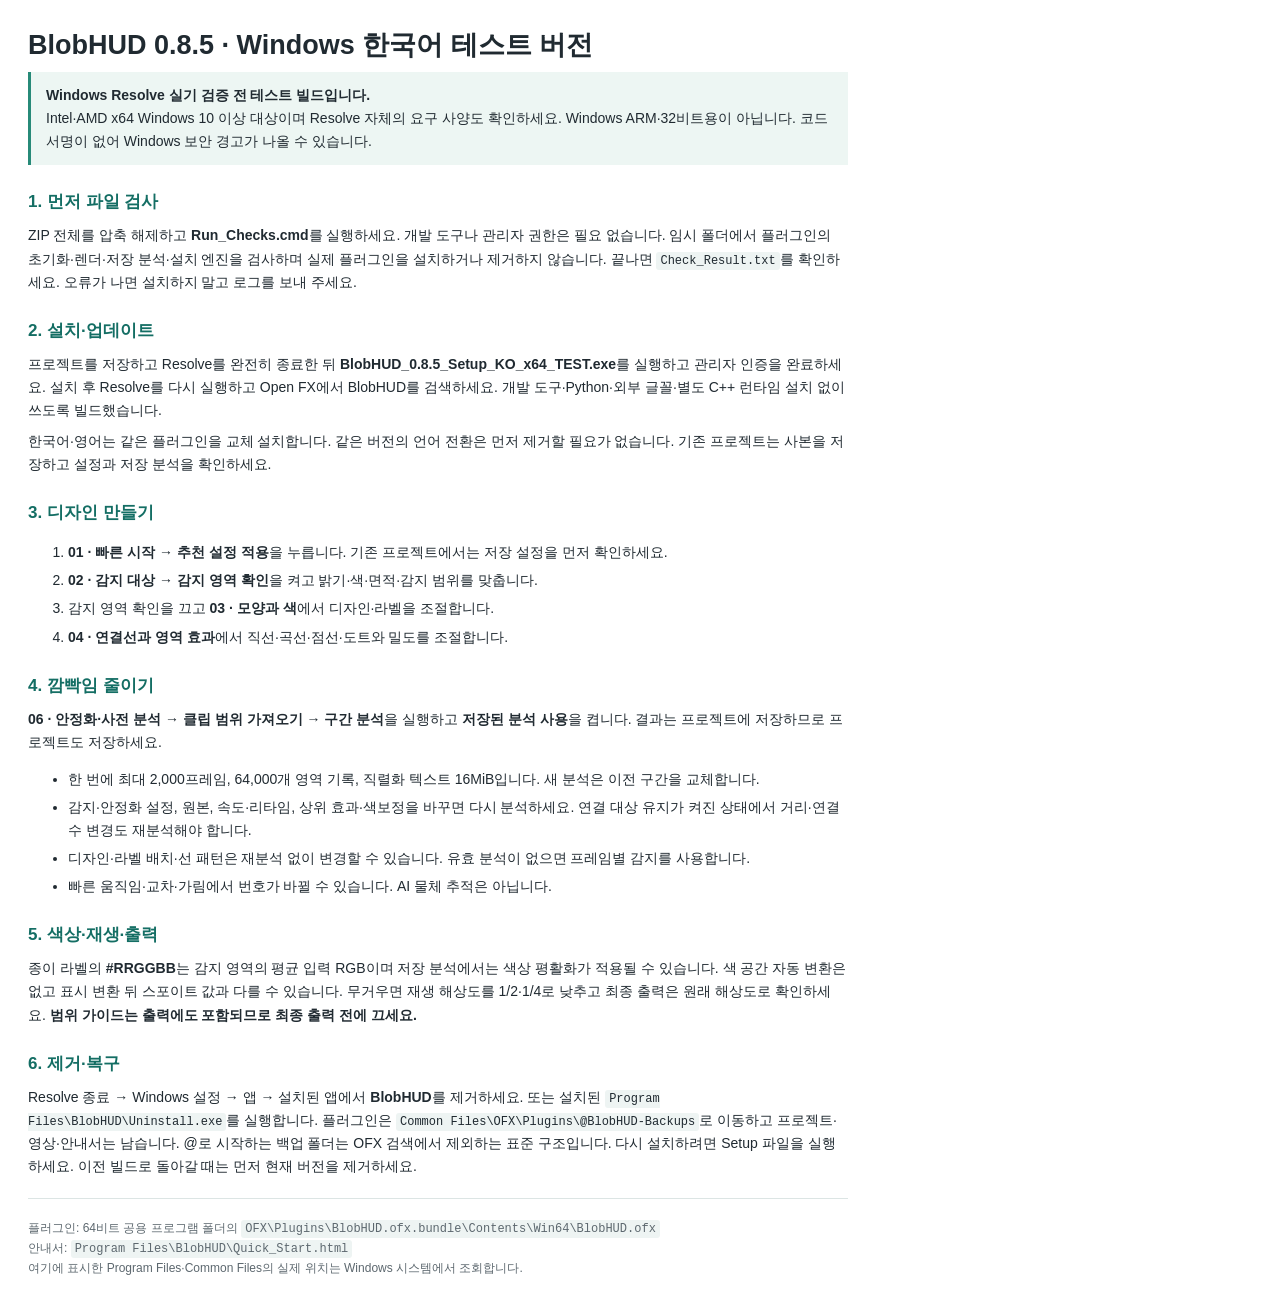
<file: guides/Windows_KO.html>
<!doctype html><html lang="ko"><head><meta charset="utf-8"><title>BlobHUD · 0.8.5</title><style>
body{font:14px/1.65 -apple-system,BlinkMacSystemFont,"Apple SD Gothic Neo",sans-serif;color:#202a31;background:#fff;margin:28px;max-width:820px}h1{font-size:27px;line-height:1.3;margin:0 0 9px}h2{font-size:17px;margin:23px 0 8px;color:#146e64}p{margin:8px 0}li{margin:5px 0}code{font:12px/1.5 Menlo,monospace;background:#eef4f3;padding:2px 4px;border-radius:3px;overflow-wrap:anywhere}.note{padding:12px 15px;background:#edf6f3;border-left:3px solid #278a78}.small{font-size:12px;color:#5d686f}hr{border:0;border-top:1px solid #dce5e4;margin:20px 0}@media print{body{font-size:10.5pt;margin:16mm;max-width:none}h1{font-size:20pt}h2{font-size:13pt;margin-top:14px}.note{padding:7px 11px}}
</style></head><body><h1>BlobHUD 0.8.5 · Windows 한국어 테스트 버전</h1><p class="note"><strong>Windows Resolve 실기 검증 전 테스트 빌드입니다.</strong><br>Intel·AMD x64 Windows 10 이상 대상이며 Resolve 자체의 요구 사양도 확인하세요. Windows ARM·32비트용이 아닙니다. 코드 서명이 없어 Windows 보안 경고가 나올 수 있습니다.</p><h2>1. 먼저 파일 검사</h2><p>ZIP 전체를 압축 해제하고 <strong>Run_Checks.cmd</strong>를 실행하세요. 개발 도구나 관리자 권한은 필요 없습니다. 임시 폴더에서 플러그인의 초기화·렌더·저장 분석·설치 엔진을 검사하며 실제 플러그인을 설치하거나 제거하지 않습니다. 끝나면 <code>Check_Result.txt</code>를 확인하세요. 오류가 나면 설치하지 말고 로그를 보내 주세요.</p><h2>2. 설치·업데이트</h2><p>프로젝트를 저장하고 Resolve를 완전히 종료한 뒤 <strong>BlobHUD_0.8.5_Setup_KO_x64_TEST.exe</strong>를 실행하고 관리자 인증을 완료하세요. 설치 후 Resolve를 다시 실행하고 Open FX에서 BlobHUD를 검색하세요. 개발 도구·Python·외부 글꼴·별도 C++ 런타임 설치 없이 쓰도록 빌드했습니다.</p><p>한국어·영어는 같은 플러그인을 교체 설치합니다. 같은 버전의 언어 전환은 먼저 제거할 필요가 없습니다. 기존 프로젝트는 사본을 저장하고 설정과 저장 분석을 확인하세요.</p><h2>3. 디자인 만들기</h2><ol><li><strong>01 · 빠른 시작 → 추천 설정 적용</strong>을 누릅니다. 기존 프로젝트에서는 저장 설정을 먼저 확인하세요.</li><li><strong>02 · 감지 대상 → 감지 영역 확인</strong>을 켜고 밝기·색·면적·감지 범위를 맞춥니다.</li><li>감지 영역 확인을 끄고 <strong>03 · 모양과 색</strong>에서 디자인·라벨을 조절합니다.</li><li><strong>04 · 연결선과 영역 효과</strong>에서 직선·곡선·점선·도트와 밀도를 조절합니다.</li></ol><h2>4. 깜빡임 줄이기</h2><p><strong>06 · 안정화·사전 분석 → 클립 범위 가져오기 → 구간 분석</strong>을 실행하고 <strong>저장된 분석 사용</strong>을 켭니다. 결과는 프로젝트에 저장하므로 프로젝트도 저장하세요.</p><ul><li>한 번에 최대 2,000프레임, 64,000개 영역 기록, 직렬화 텍스트 16MiB입니다. 새 분석은 이전 구간을 교체합니다.</li><li>감지·안정화 설정, 원본, 속도·리타임, 상위 효과·색보정을 바꾸면 다시 분석하세요. 연결 대상 유지가 켜진 상태에서 거리·연결 수 변경도 재분석해야 합니다.</li><li>디자인·라벨 배치·선 패턴은 재분석 없이 변경할 수 있습니다. 유효 분석이 없으면 프레임별 감지를 사용합니다.</li><li>빠른 움직임·교차·가림에서 번호가 바뀔 수 있습니다. AI 물체 추적은 아닙니다.</li></ul><h2>5. 색상·재생·출력</h2><p>종이 라벨의 <strong>#RRGGBB</strong>는 감지 영역의 평균 입력 RGB이며 저장 분석에서는 색상 평활화가 적용될 수 있습니다. 색 공간 자동 변환은 없고 표시 변환 뒤 스포이트 값과 다를 수 있습니다. 무거우면 재생 해상도를 1/2·1/4로 낮추고 최종 출력은 원래 해상도로 확인하세요. <strong>범위 가이드는 출력에도 포함되므로 최종 출력 전에 끄세요.</strong></p><h2>6. 제거·복구</h2><p>Resolve 종료 → Windows 설정 → 앱 → 설치된 앱에서 <strong>BlobHUD</strong>를 제거하세요. 또는 설치된 <code>Program Files\BlobHUD\Uninstall.exe</code>를 실행합니다. 플러그인은 <code>Common Files\OFX\Plugins\@BlobHUD-Backups</code>로 이동하고 프로젝트·영상·안내서는 남습니다. @로 시작하는 백업 폴더는 OFX 검색에서 제외하는 표준 구조입니다. 다시 설치하려면 Setup 파일을 실행하세요. 이전 빌드로 돌아갈 때는 먼저 현재 버전을 제거하세요.</p><hr><p class="small">플러그인: 64비트 공용 프로그램 폴더의 <code>OFX\Plugins\BlobHUD.ofx.bundle\Contents\Win64\BlobHUD.ofx</code><br>안내서: <code>Program Files\BlobHUD\Quick_Start.html</code><br>여기에 표시한 Program Files·Common Files의 실제 위치는 Windows 시스템에서 조회합니다.</p></body></html>
</file>
<file: styles.css>
:root{--ink:#151714;--paper:#f4f3ed;--acid:#e3f99a;--muted:#787d72;--line:#d7d9ce;--white:#f5f6ef;--mono:'SFMono-Regular',Consolas,'Liberation Mono',monospace;--sans:Inter,-apple-system,BlinkMacSystemFont,'Apple SD Gothic Neo','Malgun Gothic',sans-serif}*{box-sizing:border-box}html{scroll-behavior:smooth;scroll-padding-top:96px}body{margin:0;font:16px/1.65 var(--sans);background:var(--paper);color:var(--ink);-webkit-font-smoothing:antialiased}button,a,input{font:inherit}button,a{-webkit-tap-highlight-color:transparent}button{cursor:pointer}a{color:inherit;text-decoration:none}button{color:inherit}button:focus-visible,a:focus-visible,summary:focus-visible,input:focus-visible{outline:3px solid #66892a;outline-offset:5px}button:focus-visible{position:relative;z-index:1}h1,h2,h3,p{margin:0}h1,h2,h3{line-height:1.24;word-break:keep-all}p{word-break:keep-all}img{max-width:100%;display:block}button{border:0}::selection{background:var(--acid);color:var(--ink)}.wrap{width:min(1400px,calc(100% - 112px));margin-inline:auto}.mono,.eyebrow{font-family:var(--mono)}.skip{position:fixed;top:-100px;left:16px;z-index:100;background:var(--acid);padding:12px}.skip:focus{top:10px}.header{position:sticky;top:0;z-index:20;background:#151714f5;border-bottom:1px solid #35382f;backdrop-filter:blur(16px);color:var(--white)}.nav{height:88px;display:flex;align-items:center;justify-content:space-between;gap:32px}.brand{display:flex;align-items:center;gap:11px;font-size:25px;font-weight:650;letter-spacing:-1.1px;line-height:1}.brand svg{width:30px;stroke:var(--acid);stroke-width:1.8;fill:none}.brand-dot{font:12px var(--mono);vertical-align:super;margin-left:4px;color:var(--acid)}nav{display:flex;gap:34px;margin-left:auto;margin-right:auto}nav a{font-size:14px;color:#cbd0c2}nav a:hover{color:var(--acid)}.nav-end{display:flex;align-items:center;gap:24px}.language{display:flex;align-items:center;gap:6px;font:11px var(--mono);color:#888f7f}.language button{padding:8px 3px;background:none;font:11px var(--mono);color:#a3aa99}.language button[aria-pressed=true]{color:var(--white)}.nav-cta{display:flex;gap:26px;align-items:center;border:1px solid #68705b;padding:10px 17px;font-size:13px;transition:background .15s,color .15s}.nav-cta:hover{background:var(--acid);color:var(--ink)}.hero{background:var(--ink);color:var(--white);padding:72px 0 30px}.hero-heading{display:flex;align-items:flex-end;justify-content:space-between;gap:50px;margin-bottom:46px}.eyebrow{font-size:11px;letter-spacing:1.15px;display:flex;align-items:center;gap:10px;color:#aeb69e;font-weight:500}.live-dot{width:6px;height:6px;flex:0 0 auto;display:inline-block;background:var(--acid);border-radius:50%}.hero h1{font-size:clamp(53px,5.9vw,91px);font-weight:550;letter-spacing:-.065em;margin-top:27px;line-height:1.16}.hero h1 .soft{color:#b7c3a9}.hero-aside{padding-bottom:8px;flex:0 0 330px}.hero-aside>p:first-child{font-size:15px;color:#c1c8b8;line-height:1.85;margin-bottom:22px}.button{display:flex;align-items:center;justify-content:space-between;gap:20px;padding:17px 23px;font-size:14px;font-weight:650;min-height:56px;transition:background .18s,transform .18s}.button:hover{transform:translateY(-2px)}.button>span:last-child{font-size:20px;font-weight:400;line-height:1}.acid{background:var(--acid);color:var(--ink)}.acid:hover{background:#ecffb7}.black{background:var(--ink);color:var(--white)}.black:hover{background:#32382a}.tiny{font-size:10px}.platform-line{color:#89917d;margin-top:14px;letter-spacing:.2px}.platform-line span{margin:0 5px}.hero-viewer{border:1px solid #454c3b;position:relative;background:#10130c}.viewer-bar,.viewer-foot{display:flex;align-items:center;justify-content:space-between;padding:13px 20px;font:10px var(--mono);letter-spacing:.6px}.viewer-bar{border-bottom:1px solid #454c3b;color:#a9b69a}.viewer-title{display:flex;align-items:center;gap:8px}.square-dot{width:5px;height:5px;background:var(--acid)}.viewer-meta{font-size:9px;color:#8a957c}.viewer-foot{border-top:1px solid #454c3b;color:#a1ac94;font-size:9px}.edge{position:absolute;width:12px;height:12px;pointer-events:none;border-color:var(--acid);border-style:solid}.edge.tl{left:-1px;top:-1px;border-width:1px 0 0 1px}.edge.br{right:-1px;bottom:-1px;border-width:0 1px 1px 0}.hero-bottom{display:flex;align-items:center;justify-content:space-between;padding-top:24px;font-size:12px;color:#b6beaa}.hero-bottom a{display:flex;align-items:center;gap:24px}.hero-bottom a:hover{color:var(--acid)}.section{padding:98px 0}.section-top{display:flex;align-items:center;justify-content:space-between;gap:20px;margin-bottom:32px}.eyebrow.dark{color:#68715c}.section-note{font-size:10px;color:#7b8372;letter-spacing:.3px}.section-heading{display:flex;justify-content:space-between;align-items:flex-end;gap:40px;margin-bottom:42px}.section-heading h2,.faq h2{font-size:clamp(34px,3.3vw,50px);letter-spacing:-.055em;font-weight:550;line-height:1.3}.section-heading>p{font-size:14px;color:#71776b;line-height:1.9;max-width:365px}.style-workbench{display:grid;grid-template-columns:minmax(0,1fr) 285px;gap:26px;align-items:start}.style-preview{background:#151810;min-width:0}.style-preview>img{width:100%;height:auto;aspect-ratio:16/9;object-fit:contain}.style-image-caption{padding:13px 17px;display:flex;align-items:center;justify-content:space-between;gap:16px;font-size:10px;color:#a6b09b}.style-image-caption .mono{color:var(--acid)}.style-choices{padding-top:0;border-top:1px solid var(--ink)}.style-choice{background:transparent;border-bottom:1px solid var(--line);display:flex;align-items:center;gap:15px;padding:17px 14px 17px 10px;width:100%;text-align:left;font-size:14px;line-height:1.4;transition:background .16s}.style-number{font:9px var(--mono);color:#858c7b}.style-arrow{margin-left:auto;opacity:0;transition:opacity .16s}.style-choice:hover{background:#e9ede1}.style-choice.active{background:var(--ink);color:var(--white);border-color:var(--ink)}.style-choice.active .style-number{color:var(--acid)}.style-choice.active .style-arrow,.style-choice:hover .style-arrow{opacity:1}.style-description{font-size:12px;color:#67705d;line-height:1.85;padding-top:20px;min-height:78px}.details-row{display:grid;grid-template-columns:repeat(3,1fr);border-top:1px solid var(--line);margin-top:56px;padding-top:31px;gap:45px}.detail-icon{font:24px var(--mono);display:block;height:36px;color:#6a775a}.details-row h3{font-size:16px;font-weight:600;margin:12px 0 10px;letter-spacing:-.5px}.details-row p{font-size:13px;line-height:1.85;color:#73796c}.how{border-top:1px solid var(--line);padding-top:80px}.text-link{background:transparent;padding:0;display:inline-flex;align-items:center;gap:22px;font-size:12px;text-align:left}.text-link:hover{text-decoration:underline;text-underline-offset:5px}.steps{display:grid;grid-template-columns:repeat(3,1fr);gap:0;border-block:1px solid var(--line);margin-top:10px}.steps article{padding:30px 38px 26px 0;position:relative}.steps article+article{border-left:1px solid var(--line);padding-left:38px}.step-num{font-size:12px;color:#778269;display:block;margin-bottom:26px}.steps h3{font-size:23px;letter-spacing:-1px;font-weight:550;margin-bottom:14px}.steps p{font-size:13px;color:#6b7460;line-height:1.85;min-height:50px;max-width:300px}.step-tag{font-size:8px;letter-spacing:1.3px;display:block;margin-top:34px;color:#879178}.honest-note{font-size:11px;color:#777f6c;max-width:750px;padding-top:20px;line-height:1.9}.download{background:var(--acid);padding-block:90px}.download-grid{display:grid;grid-template-columns:1fr 1fr;gap:100px}.download-heading h2{font-size:clamp(44px,5.5vw,78px);letter-spacing:-.065em;font-weight:550;line-height:1.18;margin:30px 0 23px}.download-intro{font-size:14px;line-height:1.9;color:#4b5839}.download-status{display:flex;align-items:center;gap:8px;font-size:11px;margin-top:30px;margin-bottom:17px;color:#52613d}.dark-dot{background:#536b30}.download-heading .text-link{font-size:11px;color:#52613d}.download-picker{border:1px solid #829a51;padding:28px;background:#f5ffe226;align-self:start}.platform-picker{display:grid;grid-template-columns:1fr 1fr;border-bottom:1px solid #97ad6f;gap:10px}.platform-picker button{background:none;display:flex;align-items:center;justify-content:space-between;gap:10px;text-align:left;padding:0 5px 17px;color:#67794a;position:relative;font-size:17px;font-weight:550}.platform-picker .mono{font-size:8px;letter-spacing:.2px}.platform-picker [aria-selected=true]{color:var(--ink)}.platform-picker [aria-selected=true]:after{content:'';position:absolute;height:2px;background:var(--ink);bottom:-1px;left:0;right:0}.package-meta{display:flex;justify-content:space-between;align-items:center;gap:20px;margin:25px 0 12px;font-size:10px}.build-badge{font:9px var(--mono);border:1px solid #7c9057;padding:3px 6px;letter-spacing:.5px}.download-picker h3{font-size:22px;font-weight:550;letter-spacing:-.6px}.requirements{font-size:12px;color:#586643;margin-top:7px}fieldset{border:0;margin:24px 0 20px;padding:0;display:flex;gap:12px}legend{font-size:11px;color:#586643;margin-bottom:10px}fieldset label{display:flex;gap:8px;align-items:center;cursor:pointer;border:1px solid #9caf7d;min-width:115px;padding:8px 12px;font-size:12px}fieldset label:has(input:checked){background:#f4ffe4;border-color:#536a30}input[type=radio]{accent-color:var(--ink);margin:0;width:12px;height:12px}.download-button{width:100%}.download-button #downloadSize{margin-left:auto;font-size:10px;font-weight:400;color:#c9d1bd}.package-notice{font-size:11px;color:#596646;line-height:1.8;margin-top:15px;min-height:40px}.download-links{border-top:1px solid #b1c58e;margin-top:17px;padding-top:14px;display:flex;justify-content:space-between;gap:15px;font-size:11px;color:#3f4e2f}.download-links a:hover{text-decoration:underline}.download-links button{background:transparent;padding:0;font-size:11px}.download-footnote{margin-top:15px;font-size:10px;color:#65744f;line-height:1.8}.faq-grid{display:grid;grid-template-columns:.8fr 1.2fr;gap:80px}.faq h2{margin-top:25px}.faq-list{border-top:1px solid var(--ink)}details{border-bottom:1px solid var(--line)}summary{cursor:pointer;position:relative;list-style:none;padding:23px 32px 23px 0;font-size:14px;font-weight:550;line-height:1.5;word-break:keep-all}summary::-webkit-details-marker{display:none}summary:after{content:'+';position:absolute;right:3px;top:21px;font:18px var(--mono);color:#748264}details[open] summary:after{content:'−'}details>p{font-size:12px;color:#6b7461;line-height:1.95;padding:0 30px 23px 0}footer{background:var(--ink);color:var(--white);padding:40px 0 26px}.footer-top{display:flex;justify-content:space-between;align-items:center;gap:20px;font-size:12px;color:#aab59d}.footer-top a{font-size:11px}.footer-wordmark{font-size:clamp(80px,17.4vw,260px);font-weight:550;letter-spacing:-.08em;line-height:1.3;display:flex;justify-content:space-between;align-items:center;margin:22px 0;color:#e1ead5}.footer-wordmark>span{color:#59664a;font-size:.6em;line-height:1}.footer-bottom{display:flex;justify-content:space-between;gap:20px;border-top:1px solid #3b4333;padding-top:21px;font-size:9px;color:#8d9b80}.footer-bottom a:hover{color:var(--acid)}dialog{border:1px solid #535f45;padding:28px;background:var(--paper);color:var(--ink);width:min(980px,calc(100% - 40px));max-height:90vh;overflow:auto}dialog::backdrop{background:#090d08bb;backdrop-filter:blur(5px)}.dialog-top{display:flex;align-items:center;justify-content:space-between;gap:20px;margin-bottom:22px}.dialog-top h2{font-size:22px;font-weight:550;letter-spacing:-.7px}.dialog-close{background:var(--ink);color:var(--white);width:32px;height:32px;font-size:24px;flex:0 0 auto;display:grid;place-items:center;line-height:1}dialog video{display:block;width:100%;background:#10130c}dialog>p{font-size:12px;color:#68725e;margin-top:18px}#releasesDialog{max-width:700px}.release-entry{border-top:1px solid var(--line);padding:25px 0}.release-entry .mono{font-size:10px;color:#748164}.release-entry h3{font-size:19px;margin:10px 0 12px;font-weight:550}.release-entry p{font-size:13px;color:#6a735f;line-height:1.9}.release-note{padding:15px;background:#e5ebd9}.toast{position:fixed;z-index:50;bottom:25px;left:50%;transform:translate(-50%,20px);padding:12px 20px;background:var(--ink);border:1px solid #7b8c66;color:var(--white);font-size:12px;opacity:0;pointer-events:none;transition:opacity .2s,transform .2s;max-width:calc(100% - 30px);text-align:center}.toast.visible{opacity:1;transform:translate(-50%,0)}.noscript{position:fixed;bottom:0;background:#f1e2bd;padding:15px;font-size:12px;width:100%;z-index:40}.noscript a{text-decoration:underline}
@media(min-width:1600px){.hero{padding-top:90px}.hero-aside{flex-basis:365px}}@media(max-width:1100px){.wrap{width:calc(100% - 70px)}.nav{gap:20px}.nav nav{gap:23px}.nav-end{gap:16px}.hero h1{font-size:65px}.hero-aside{flex-basis:290px}.hero-heading{gap:30px}.style-workbench{grid-template-columns:minmax(0,1fr) 235px;gap:20px}.style-choice{padding:14px 10px;font-size:13px}.style-description{font-size:11px}.download-grid{gap:55px}.download-picker{padding:24px}.section{padding-block:75px}.faq-grid{gap:50px}.footer-bottom{flex-wrap:wrap}}
@media(max-width:780px){.wrap{width:calc(100% - 44px)}.nav{height:72px}.brand{font-size:22px}.brand svg{width:26px}.nav nav{display:none}.nav-end{gap:18px}.nav-cta{padding:9px 12px;font-size:11px;gap:12px}.hero{padding-top:48px}.hero-heading{align-items:flex-start;flex-direction:column;gap:25px;margin-bottom:33px}.hero h1{font-size:clamp(49px,8.8vw,70px);margin-top:23px}.hero-aside{flex-basis:auto;width:100%;display:grid;grid-template-columns:1fr 235px;column-gap:22px;padding:0}.hero-aside>p:first-child{font-size:13px;margin:0}.hero-aside .button{align-self:start}.hero-aside .platform-line{grid-column:2;align-self:start;font-size:9px;margin-top:10px}.viewer-bar{padding:11px 13px;font-size:9px}.viewer-meta{display:none}.viewer-foot{padding:11px 13px;font-size:8px}.hero-bottom{font-size:10px}.section-top{margin-bottom:24px}.section-note{font-size:8px}.section-heading h2,.faq h2{font-size:37px}.section-heading{gap:20px;align-items:flex-start}.section-heading>p{font-size:12px;padding-top:5px}.style-workbench{grid-template-columns:1fr;gap:0}.style-choices{margin-top:20px;display:grid;grid-template-columns:repeat(3,1fr);border-top:0;gap:7px}.style-choice{border:1px solid var(--line);padding:13px 10px;gap:8px;font-size:12px}.style-choice .style-arrow{display:none}.style-description{grid-column:1/-1;min-height:0;padding-top:6px;font-size:12px}.details-row{margin-top:35px;gap:25px}.details-row p{font-size:11px}.details-row h3{font-size:14px}.steps article{padding:24px 20px 24px 0}.steps article+article{padding-left:20px}.steps h3{font-size:20px}.steps p{font-size:12px}.download-grid{gap:30px;grid-template-columns:.8fr 1.2fr}.download-heading h2{font-size:47px}.download-heading .eyebrow{font-size:9px}.download-intro{font-size:12px}.download-picker{padding:18px}.platform-picker button{font-size:14px}.platform-picker .mono{font-size:6px}.download-picker h3{font-size:18px}.package-notice{font-size:10px}.download-links{font-size:10px}.download-links button{font-size:10px}.requirements{font-size:10px}fieldset label{min-width:0;flex:1;padding:8px}.download-button{padding:14px 16px}.faq-grid{grid-template-columns:1fr;gap:30px}.faq h2 br{display:none}.faq h2{margin-top:18px}.footer-bottom{font-size:8px}.dialog-top h2{font-size:18px}}
@media(max-width:520px){.nav-cta{display:none}.nav-end{gap:0}.eyebrow{font-size:8px;letter-spacing:.8px}.hero h1{font-size:51px}.hero-aside{display:block}.hero-aside>p:first-child{font-size:13px;margin-bottom:20px}.hero-aside .button{max-width:100%;min-height:53px}.platform-line{margin-top:12px!important}.viewer-foot{gap:10px}.viewer-foot .mono{font-size:7px}.hero-bottom{align-items:flex-start;font-size:9px;gap:20px}.hero-bottom a{gap:10px;white-space:nowrap}.section{padding-block:57px}.section-top{gap:12px}.section-note{font-size:6px;letter-spacing:0}.section-heading{display:block;margin-bottom:28px}.section-heading h2,.faq h2{font-size:34px}.section-heading>p{font-size:12px;margin-top:17px}.style-choices{grid-template-columns:repeat(2,1fr)}.style-choice{padding:12px 10px}.style-description{font-size:11px}.details-row{grid-template-columns:1fr;gap:0;padding-top:0}.details-row>div{display:grid;grid-template-columns:35px 1fr;column-gap:12px;padding-block:20px;border-bottom:1px solid var(--line)}.detail-icon{grid-row:1/3;font-size:25px;padding-top:5px}.details-row h3{margin:0 0 6px;font-size:15px}.details-row p{font-size:12px}.details-row p br{display:none}.how .section-top .text-link{font-size:10px;gap:9px}.steps{grid-template-columns:1fr}.steps article,.steps article+article{border-left:0;padding:22px 0;border-bottom:1px solid var(--line);display:grid;grid-template-columns:36px 1fr;column-gap:12px}.steps article:last-child{border-bottom:0}.step-num{grid-row:1/4;margin:4px 0 0}.steps h3{margin:0 0 9px;font-size:20px}.steps p{min-height:0;max-width:none}.step-tag{grid-column:2;margin-top:17px}.honest-note{font-size:10px}.download-grid{grid-template-columns:1fr;gap:33px}.download-heading h2{font-size:54px;margin-block:22px 18px}.download-intro{font-size:13px}.download-status{margin-top:18px}.download-picker{padding:22px}.platform-picker button{font-size:17px}.platform-picker .mono{font-size:8px}.download-picker h3{font-size:23px}.requirements{font-size:12px}.package-notice{font-size:11px}.download-links,.download-links button{font-size:11px}fieldset label{font-size:13px}.download-footnote{font-size:10px}.faq h2{font-size:32px}summary{font-size:13px;padding-block:21px}details>p{font-size:12px}.footer-top{font-size:10px}.footer-wordmark{font-size:20vw;letter-spacing:-.08em;margin:20px 0 25px}.footer-bottom{display:block;font-size:9px;line-height:2.2}.footer-bottom>*{display:block}.footer-bottom .mono{font-size:8px}.footer-top a{font-size:9px}dialog{padding:19px;width:calc(100% - 24px)}.dialog-top h2{font-size:17px}.dialog-close{width:28px;height:28px}.release-entry p{font-size:12px}.toast{bottom:16px;font-size:11px}}
@media(prefers-reduced-motion:reduce){html{scroll-behavior:auto}*,*:before,*:after{transition:none!important;animation:none!important}}

/* Uploaded footage keeps its full 16:9 frame, including the edge labels. */
.hero-video{display:block;width:100%;height:auto;aspect-ratio:16/9;object-fit:contain;background:#10130c}.style-image-caption{flex-wrap:wrap}.preview-play{display:inline-flex;align-items:center;gap:8px;background:var(--acid);color:var(--ink);padding:9px 12px;min-height:40px;margin-left:auto;font-size:11px;line-height:1.4}.preview-play>span:first-child{font-size:10px}.preview-play:hover{background:#edffb9}.video-file-link{margin-top:15px}#showcaseVideo{aspect-ratio:16/9;object-fit:contain}video:focus-visible{outline:3px solid #66892a;outline-offset:4px}
@media(max-width:520px){.viewer-foot{flex-wrap:wrap}.style-image-caption{gap:10px;padding:10px 12px}.preview-play{font-size:10px;padding:8px 10px}}
</file>
